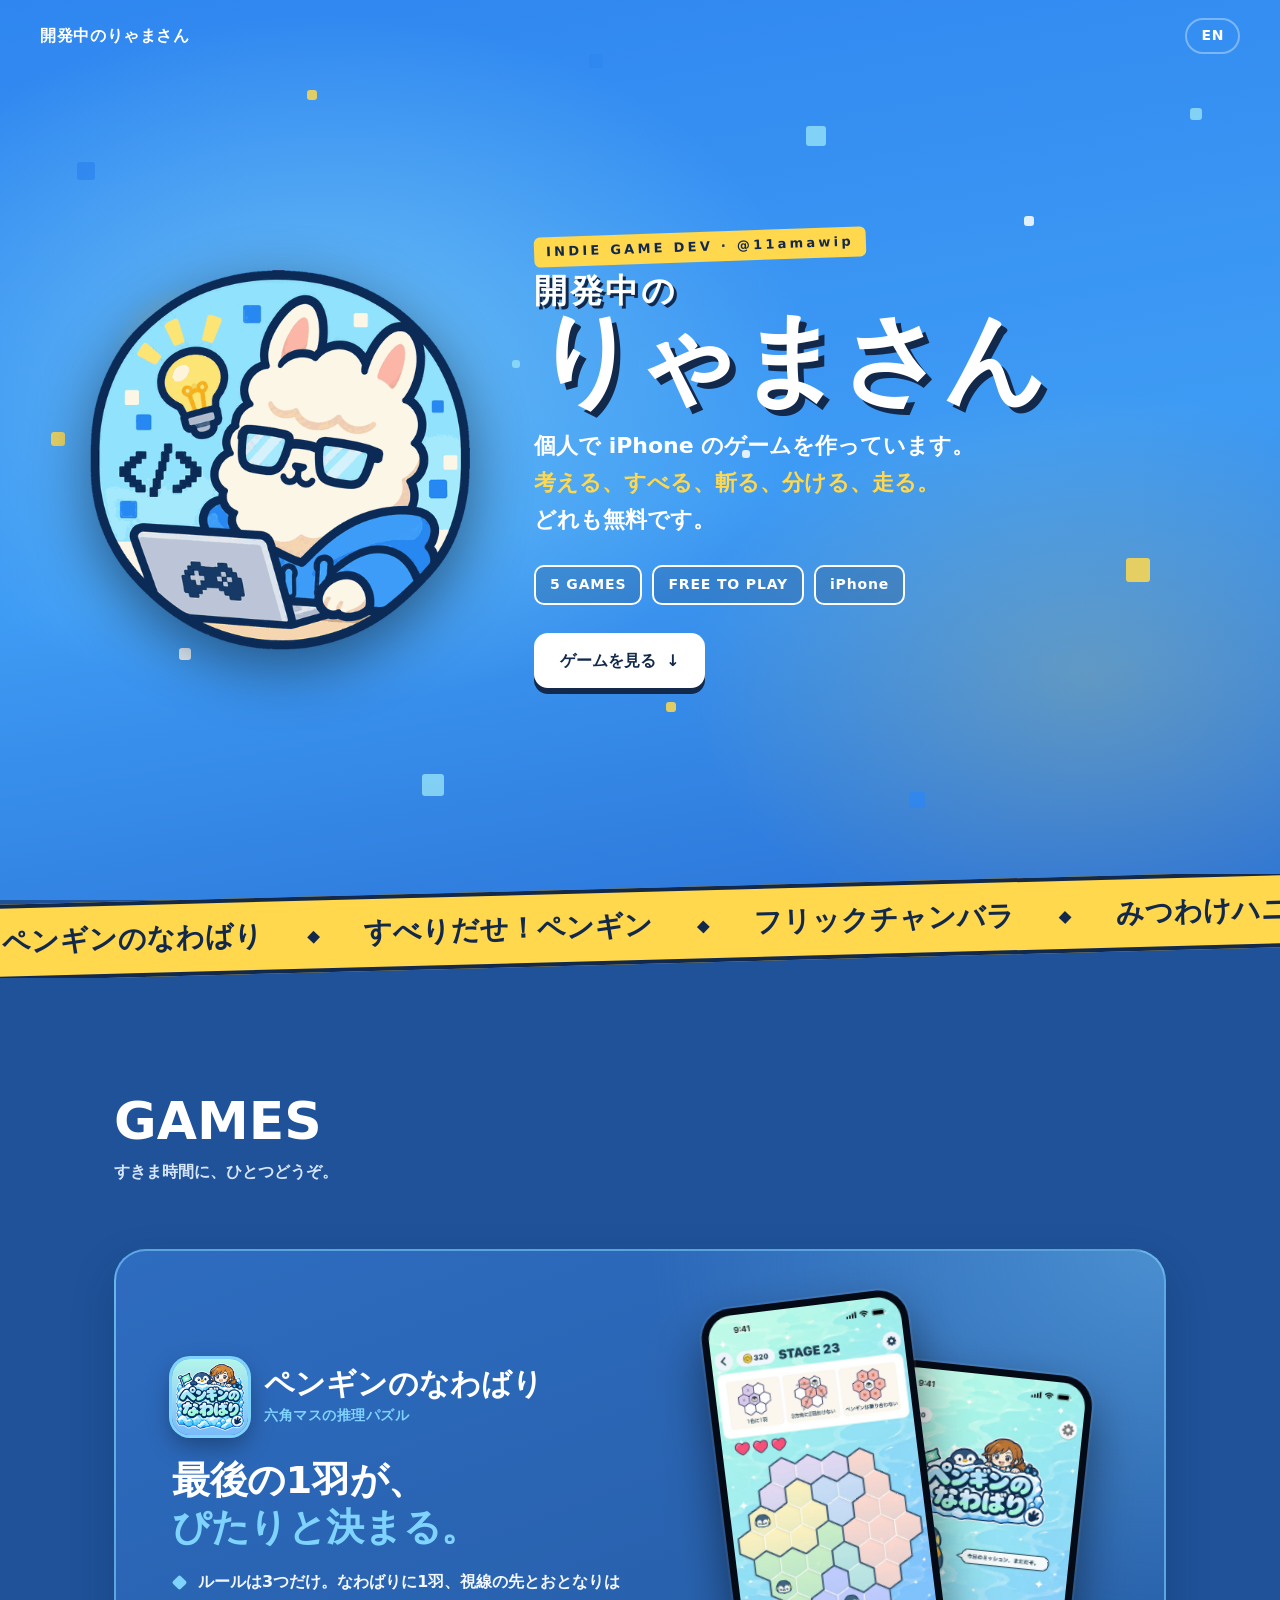
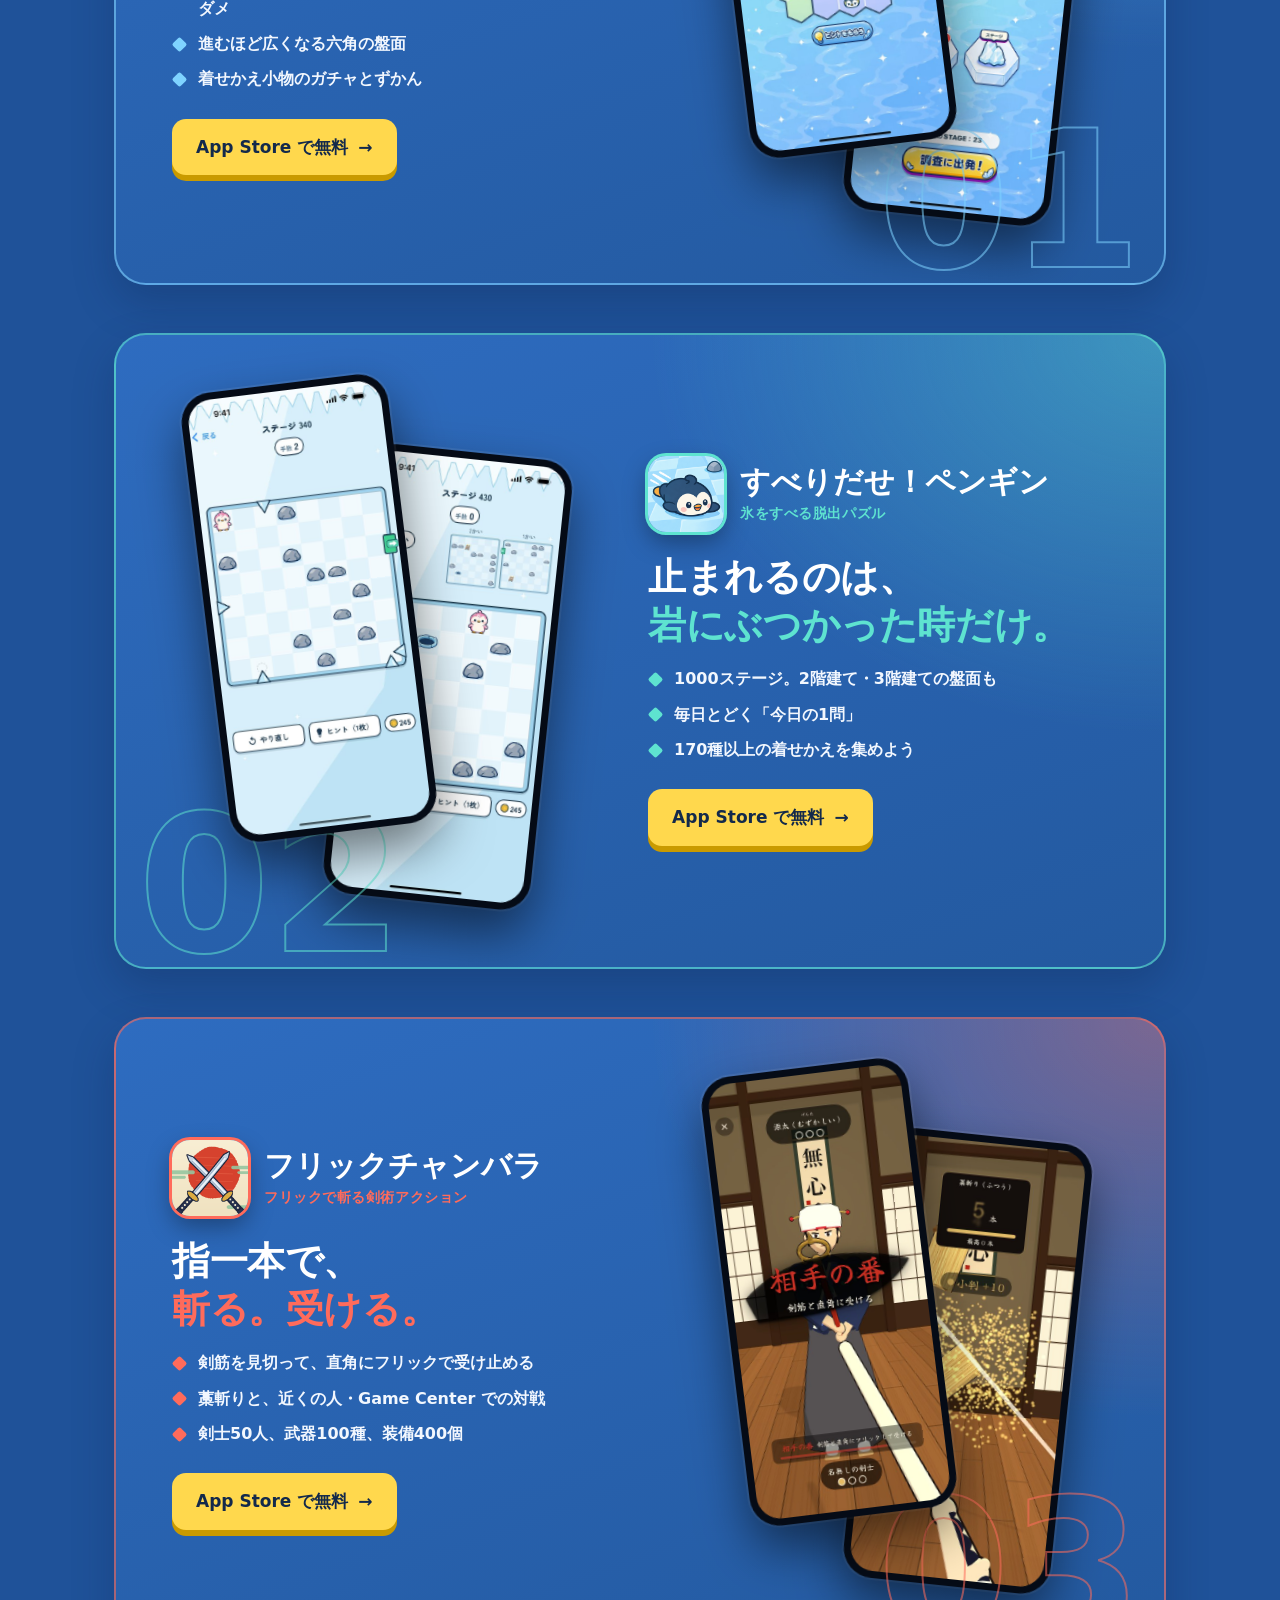
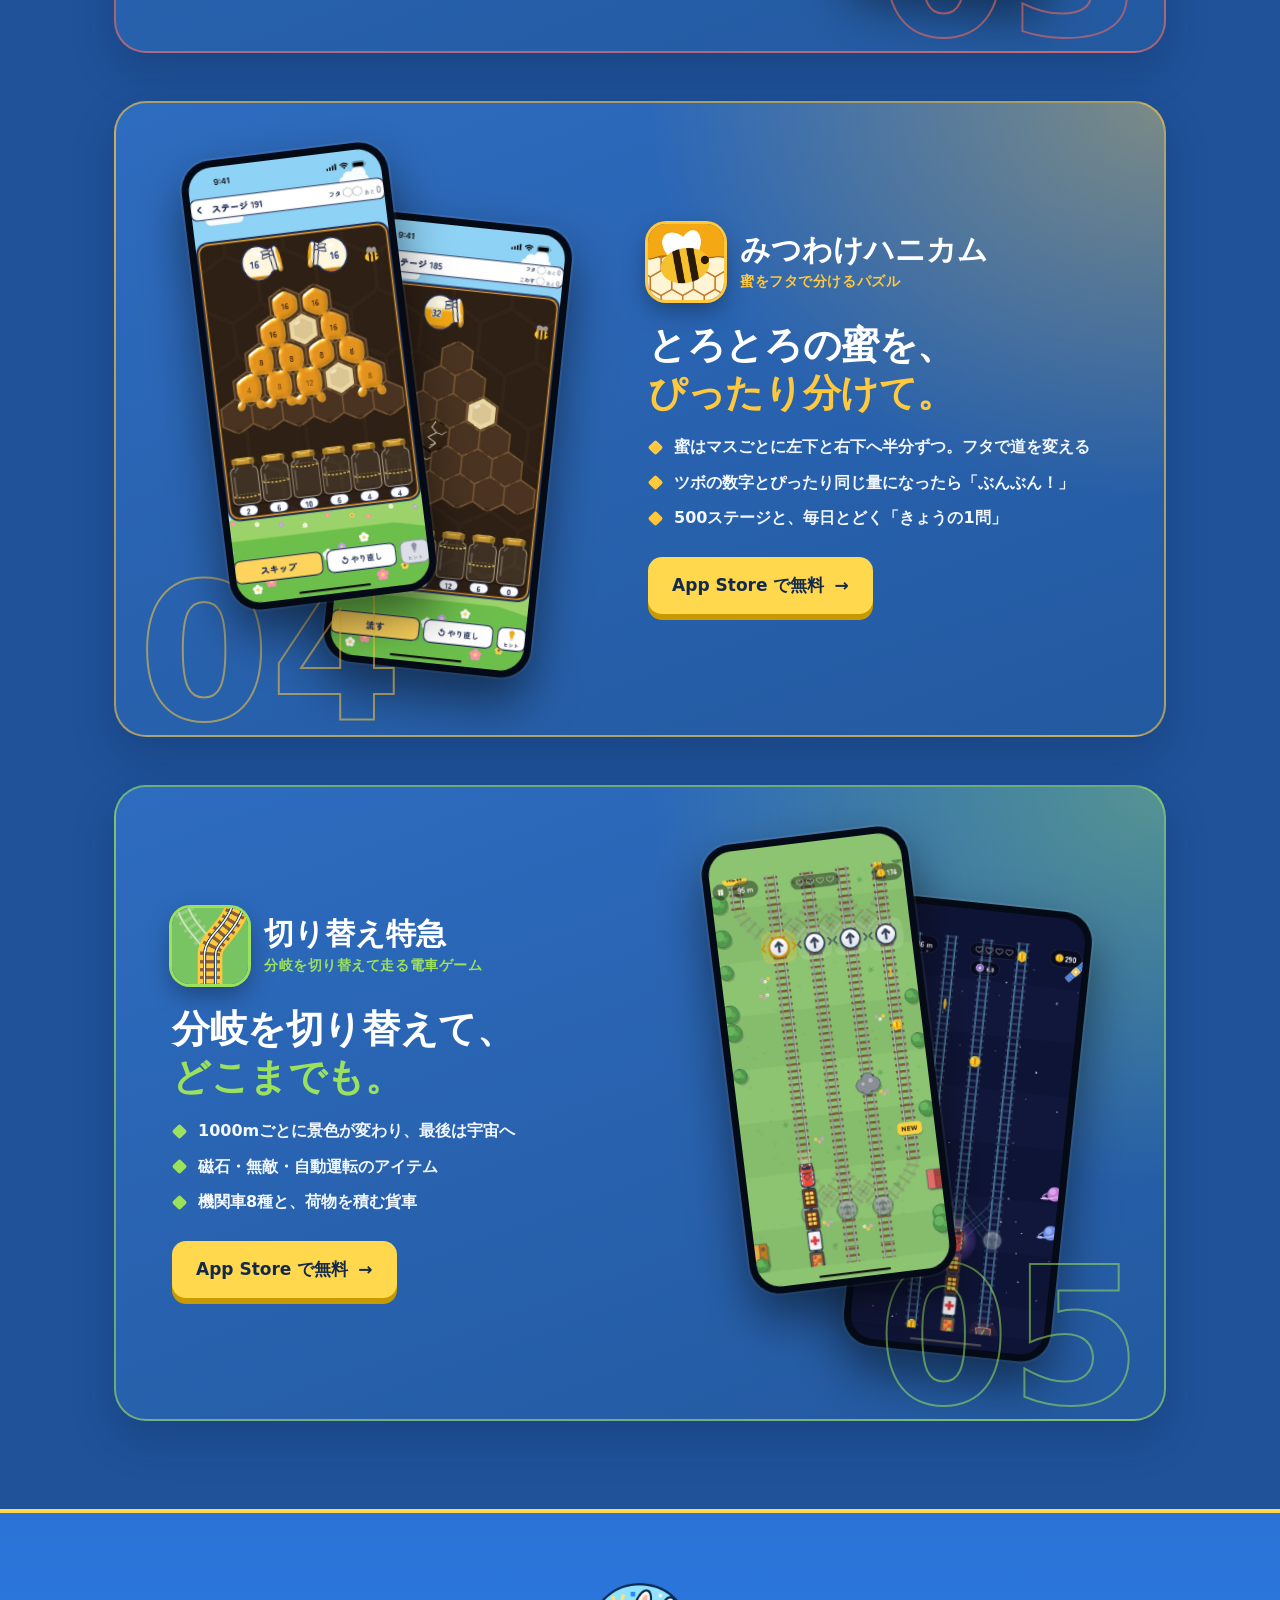
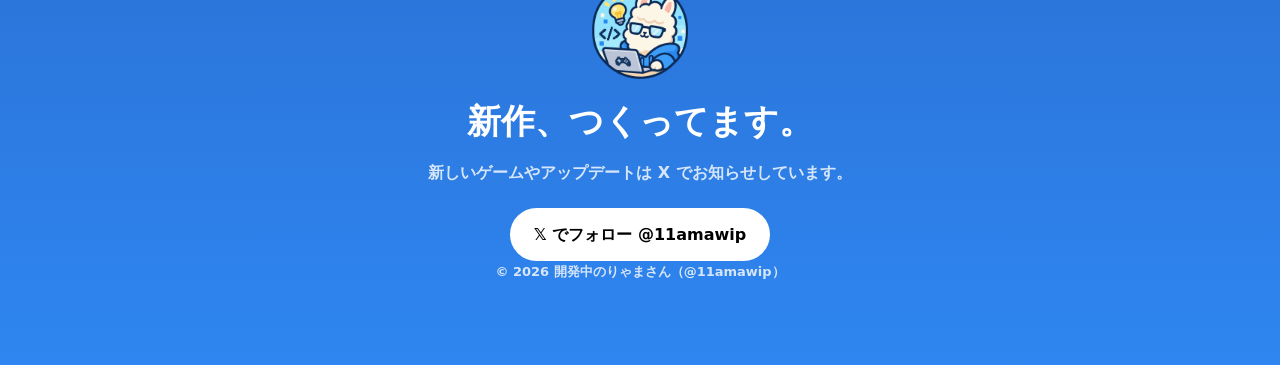
<file: index.html>
<!doctype html>
<html lang="ja">
<head>
<meta charset="utf-8">
<meta name="viewport" content="width=device-width, initial-scale=1">
<title>開発中のりゃまさん（@11amawip）— 個人で作る iPhone ゲーム</title>
<meta name="description" content="個人で iPhone のゲームを作っています。ペンギンのなわばり、すべりだせ！ペンギン、フリックチャンバラ、みつわけハニカム、切り替え特急。どれも無料で遊べます。">
<meta name="theme-color" content="#2F86F0">
<link rel="icon" href="img/avatar.png">
<link rel="apple-touch-icon" href="img/avatar.png">
<link rel="alternate" hreflang="en" href="https://11amawip.github.io/en/">
<meta property="og:type" content="website">
<meta property="og:url" content="https://11amawip.github.io/">
<meta property="og:title" content="開発中のりゃまさん — 個人で作る iPhone ゲーム">
<meta property="og:description" content="六角の推理パズル、氷をすべる脱出パズル、フリックで斬るチャンバラ、蜜を分けるパズル、分岐を切り替える電車ゲーム。どれも無料。">
<meta property="og:image" content="https://11amawip.github.io/img/ogp.png">
<meta name="twitter:card" content="summary_large_image">
<meta name="twitter:site" content="@11amawip">
<link rel="stylesheet" href="style.css">
</head>
<body>

<header class="top">
  <a href="./">開発中のりゃまさん</a>
  <a class="lang" href="en/" hreflang="en">EN</a>
</header>

<section class="hero">
  <div class="dots" aria-hidden="true">
    <i style="--x:6%;--y:18%;--s:18px;--c:#2F86F0;--d:5s"></i>
    <i style="--x:14%;--y:72%;--s:12px;--c:#fff;--d:7s"></i>
    <i style="--x:24%;--y:10%;--s:10px;--c:#FFD84D;--d:6s"></i>
    <i style="--x:33%;--y:86%;--s:22px;--c:#8FDDF7;--d:8s"></i>
    <i style="--x:46%;--y:6%;--s:14px;--c:#2F86F0;--d:6.5s"></i>
    <i style="--x:52%;--y:78%;--s:10px;--c:#FFD84D;--d:5.5s"></i>
    <i style="--x:63%;--y:14%;--s:20px;--c:#8FDDF7;--d:7.5s"></i>
    <i style="--x:71%;--y:88%;--s:16px;--c:#2F86F0;--d:6s"></i>
    <i style="--x:80%;--y:24%;--s:10px;--c:#fff;--d:5s"></i>
    <i style="--x:88%;--y:62%;--s:24px;--c:#FFD84D;--d:9s"></i>
    <i style="--x:93%;--y:12%;--s:12px;--c:#8FDDF7;--d:6s"></i>
    <i style="--x:4%;--y:48%;--s:14px;--c:#FFD84D;--d:7s"></i>
    <i style="--x:58%;--y:50%;--s:8px;--c:#fff;--d:4.5s"></i>
    <i style="--x:40%;--y:40%;--s:8px;--c:#8FDDF7;--d:5s"></i>
  </div>
  <div class="hero__inner">
    <div class="avatar"><img src="img/avatar.png" alt="パソコンでゲームを作るりゃまさん" width="512" height="512"></div>
    <div>
      <span class="eyebrow">INDIE GAME DEV · @11amawip</span>
      <h1><small>開発中の</small>りゃまさん</h1>
      <p class="lead">個人で iPhone のゲームを作っています。<br><span>考える、すべる、斬る、分ける、走る。</span><br>どれも無料です。</p>
      <ul class="stats">
        <li>5 GAMES</li><li>FREE TO PLAY</li><li>iPhone</li>
      </ul>
      <a class="cta" href="#games">ゲームを見る <span class="arrow">↓</span></a>
    </div>
  </div>
</section>

<div class="band"><div class="marquee" aria-hidden="true">
  <div class="marquee__track">
    <span>ペンギンのなわばり</span><span>すべりだせ！ペンギン</span><span>フリックチャンバラ</span><span>みつわけハニカム</span><span>切り替え特急</span>
    <span>ペンギンのなわばり</span><span>すべりだせ！ペンギン</span><span>フリックチャンバラ</span><span>みつわけハニカム</span><span>切り替え特急</span>
  </div>
</div></div>

<main class="games" id="games">
  <h2>GAMES</h2>
  <p>すきま時間に、ひとつどうぞ。</p>

  <article class="app app--nawabari">
    <div class="app__text">
      <div class="app__head">
        <img class="app__icon" src="img/nawabari-icon.png" alt="" width="256" height="256">
        <div><h3 class="app__name">ペンギンのなわばり</h3><p class="app__genre">六角マスの推理パズル</p></div>
      </div>
      <p class="app__catch">最後の1羽が、<br><em>ぴたりと決まる。</em></p>
      <ul class="app__feat">
        <li>ルールは3つだけ。なわばりに1羽、視線の先とおとなりはダメ</li>
        <li>進むほど広くなる六角の盤面</li>
        <li>着せかえ小物のガチャとずかん</li>
      </ul>
      <a class="store" href="https://apps.apple.com/app/id6834334474" rel="noopener">App Store で無料 <span aria-hidden="true">→</span></a>
    </div>
    <div class="phones">
      <div class="phone phone--a"><img src="img/nawabari-2-board.jpg" alt="ペンギンのなわばりの盤面" loading="lazy"></div>
      <div class="phone phone--b"><img src="img/nawabari-1-home.jpg" alt="ペンギンのなわばりのホーム画面" loading="lazy"></div>
    </div>
    <span class="app__num" aria-hidden="true">01</span>
  </article>

  <article class="app app--suberidase">
    <div class="app__text">
      <div class="app__head">
        <img class="app__icon" src="img/suberidase-icon.png" alt="" width="256" height="256">
        <div><h3 class="app__name">すべりだせ！ペンギン</h3><p class="app__genre">氷をすべる脱出パズル</p></div>
      </div>
      <p class="app__catch">止まれるのは、<br><em>岩にぶつかった時だけ。</em></p>
      <ul class="app__feat">
        <li>1000ステージ。2階建て・3階建ての盤面も</li>
        <li>毎日とどく「今日の1問」</li>
        <li>170種以上の着せかえを集めよう</li>
      </ul>
      <a class="store" href="https://apps.apple.com/app/id6836212165" rel="noopener">App Store で無料 <span aria-hidden="true">→</span></a>
    </div>
    <div class="phones">
      <div class="phone phone--a"><img src="img/suberidase-2-board.jpg" alt="すべりだせ！ペンギンの盤面" loading="lazy"></div>
      <div class="phone phone--b"><img src="img/suberidase-3-floors.jpg" alt="2階建ての盤面" loading="lazy"></div>
    </div>
    <span class="app__num" aria-hidden="true">02</span>
  </article>

  <article class="app app--chanbara">
    <div class="app__text">
      <div class="app__head">
        <img class="app__icon" src="img/chanbara-icon.png" alt="" width="256" height="256">
        <div><h3 class="app__name">フリックチャンバラ</h3><p class="app__genre">フリックで斬る剣術アクション</p></div>
      </div>
      <p class="app__catch">指一本で、<br><em>斬る。受ける。</em></p>
      <ul class="app__feat">
        <li>剣筋を見切って、直角にフリックで受け止める</li>
        <li>藁斬りと、近くの人・Game Center での対戦</li>
        <li>剣士50人、武器100種、装備400個</li>
      </ul>
      <a class="store" href="https://apps.apple.com/app/id6836707082" rel="noopener">App Store で無料 <span aria-hidden="true">→</span></a>
    </div>
    <div class="phones">
      <div class="phone phone--a"><img src="img/chanbara-1-duel.jpg" alt="フリックチャンバラの一騎打ち" loading="lazy"></div>
      <div class="phone phone--b"><img src="img/chanbara-3-straw.jpg" alt="藁斬り" loading="lazy"></div>
    </div>
    <span class="app__num" aria-hidden="true">03</span>
  </article>

  <article class="app app--honey">
    <div class="app__text">
      <div class="app__head">
        <img class="app__icon" src="img/honey-icon.png" alt="" width="256" height="256">
        <div><h3 class="app__name">みつわけハニカム</h3><p class="app__genre">蜜をフタで分けるパズル</p></div>
      </div>
      <p class="app__catch">とろとろの蜜を、<br><em>ぴったり分けて。</em></p>
      <ul class="app__feat">
        <li>蜜はマスごとに左下と右下へ半分ずつ。フタで道を変える</li>
        <li>ツボの数字とぴったり同じ量になったら「ぶんぶん！」</li>
        <li>500ステージと、毎日とどく「きょうの1問」</li>
      </ul>
      <a class="store" href="https://apps.apple.com/app/id6838942822" rel="noopener">App Store で無料 <span aria-hidden="true">→</span></a>
    </div>
    <div class="phones">
      <div class="phone phone--a"><img src="img/honey-02-pour-twin.jpg" alt="みつわけハニカムの盤面。ふたつの注ぎ口から蜜が流れる" loading="lazy"></div>
      <div class="phone phone--b"><img src="img/honey-05-crack.jpg" alt="ひびの入った壁のある巣" loading="lazy"></div>
    </div>
    <span class="app__num" aria-hidden="true">04</span>
  </article>

  <article class="app app--kirikae">
    <div class="app__text">
      <div class="app__head">
        <img class="app__icon" src="img/kirikae-icon.png" alt="" width="256" height="256">
        <div><h3 class="app__name">切り替え特急</h3><p class="app__genre">分岐を切り替えて走る電車ゲーム</p></div>
      </div>
      <p class="app__catch">分岐を切り替えて、<br><em>どこまでも。</em></p>
      <ul class="app__feat">
        <li>1000mごとに景色が変わり、最後は宇宙へ</li>
        <li>磁石・無敵・自動運転のアイテム</li>
        <li>機関車8種と、荷物を積む貨車</li>
      </ul>
      <a class="store" href="https://apps.apple.com/app/id6838373254" rel="noopener">App Store で無料 <span aria-hidden="true">→</span></a>
    </div>
    <div class="phones">
      <div class="phone phone--a"><img src="img/kirikae-2-play.jpg" alt="切り替え特急のプレイ画面" loading="lazy"></div>
      <div class="phone phone--b"><img src="img/kirikae-6-space.jpg" alt="宇宙を走る電車" loading="lazy"></div>
    </div>
    <span class="app__num" aria-hidden="true">05</span>
  </article>
</main>

<footer class="foot">
  <img src="img/avatar.png" alt="" width="96" height="96" loading="lazy">
  <h2>新作、つくってます。</h2>
  <p>新しいゲームやアップデートは X でお知らせしています。</p>
  <a class="xbtn" href="https://x.com/11amawip" rel="noopener">𝕏 でフォロー @11amawip</a>
  <p class="copy">© 2026 開発中のりゃまさん（@11amawip）</p>
</footer>

<script>
// スマホでは各アプリの説明と画面写真を畳み、「くわしく見る」で開く（JS が無いときは全部見える）
document.documentElement.classList.add('js');
document.querySelectorAll('.app').forEach(function (a) {
  var b = document.createElement('button');
  b.type = 'button'; b.className = 'app__more'; b.textContent = 'くわしく見る';
  b.setAttribute('aria-expanded', 'false');
  b.addEventListener('click', function () {
    var open = a.classList.toggle('is-open');
    b.textContent = open ? 'とじる' : 'くわしく見る';
    b.setAttribute('aria-expanded', open ? 'true' : 'false');
  });
  a.querySelector('.app__text').appendChild(b);
});
</script>
</body>
</html>
</file>
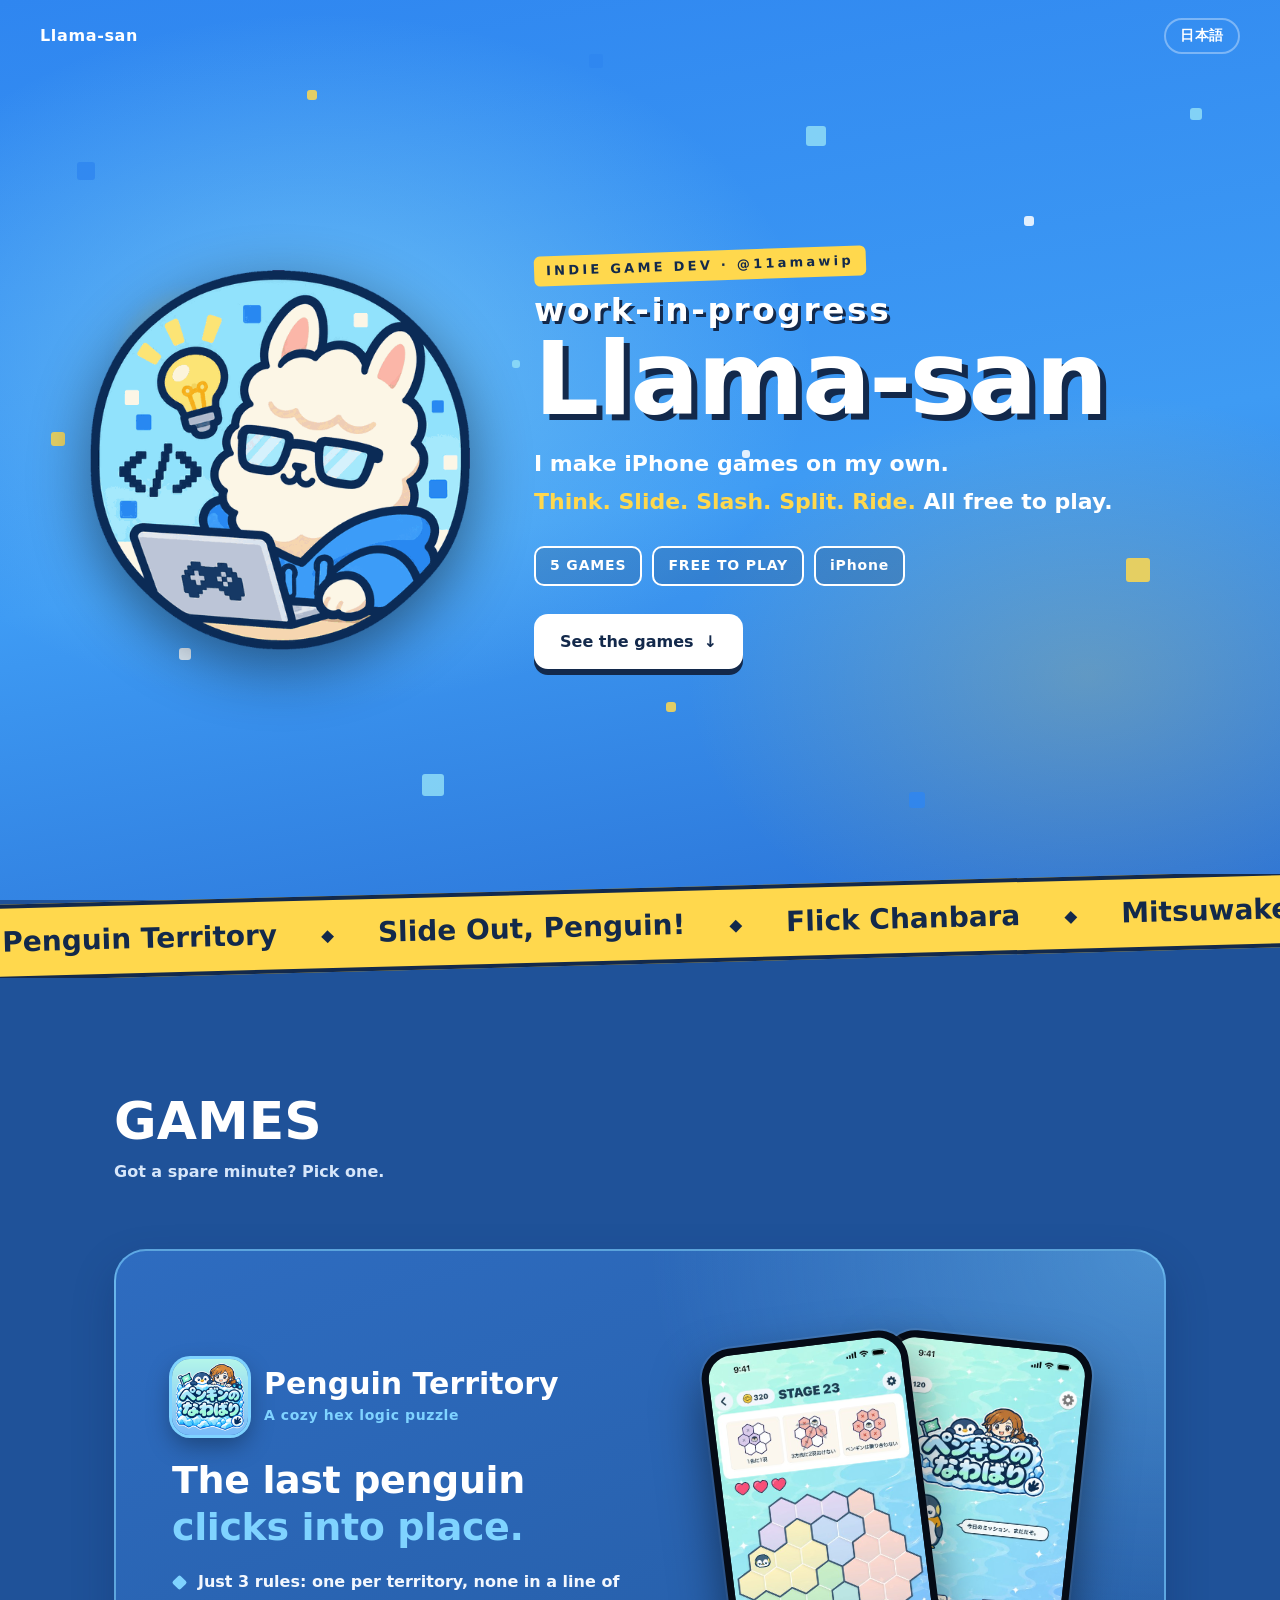
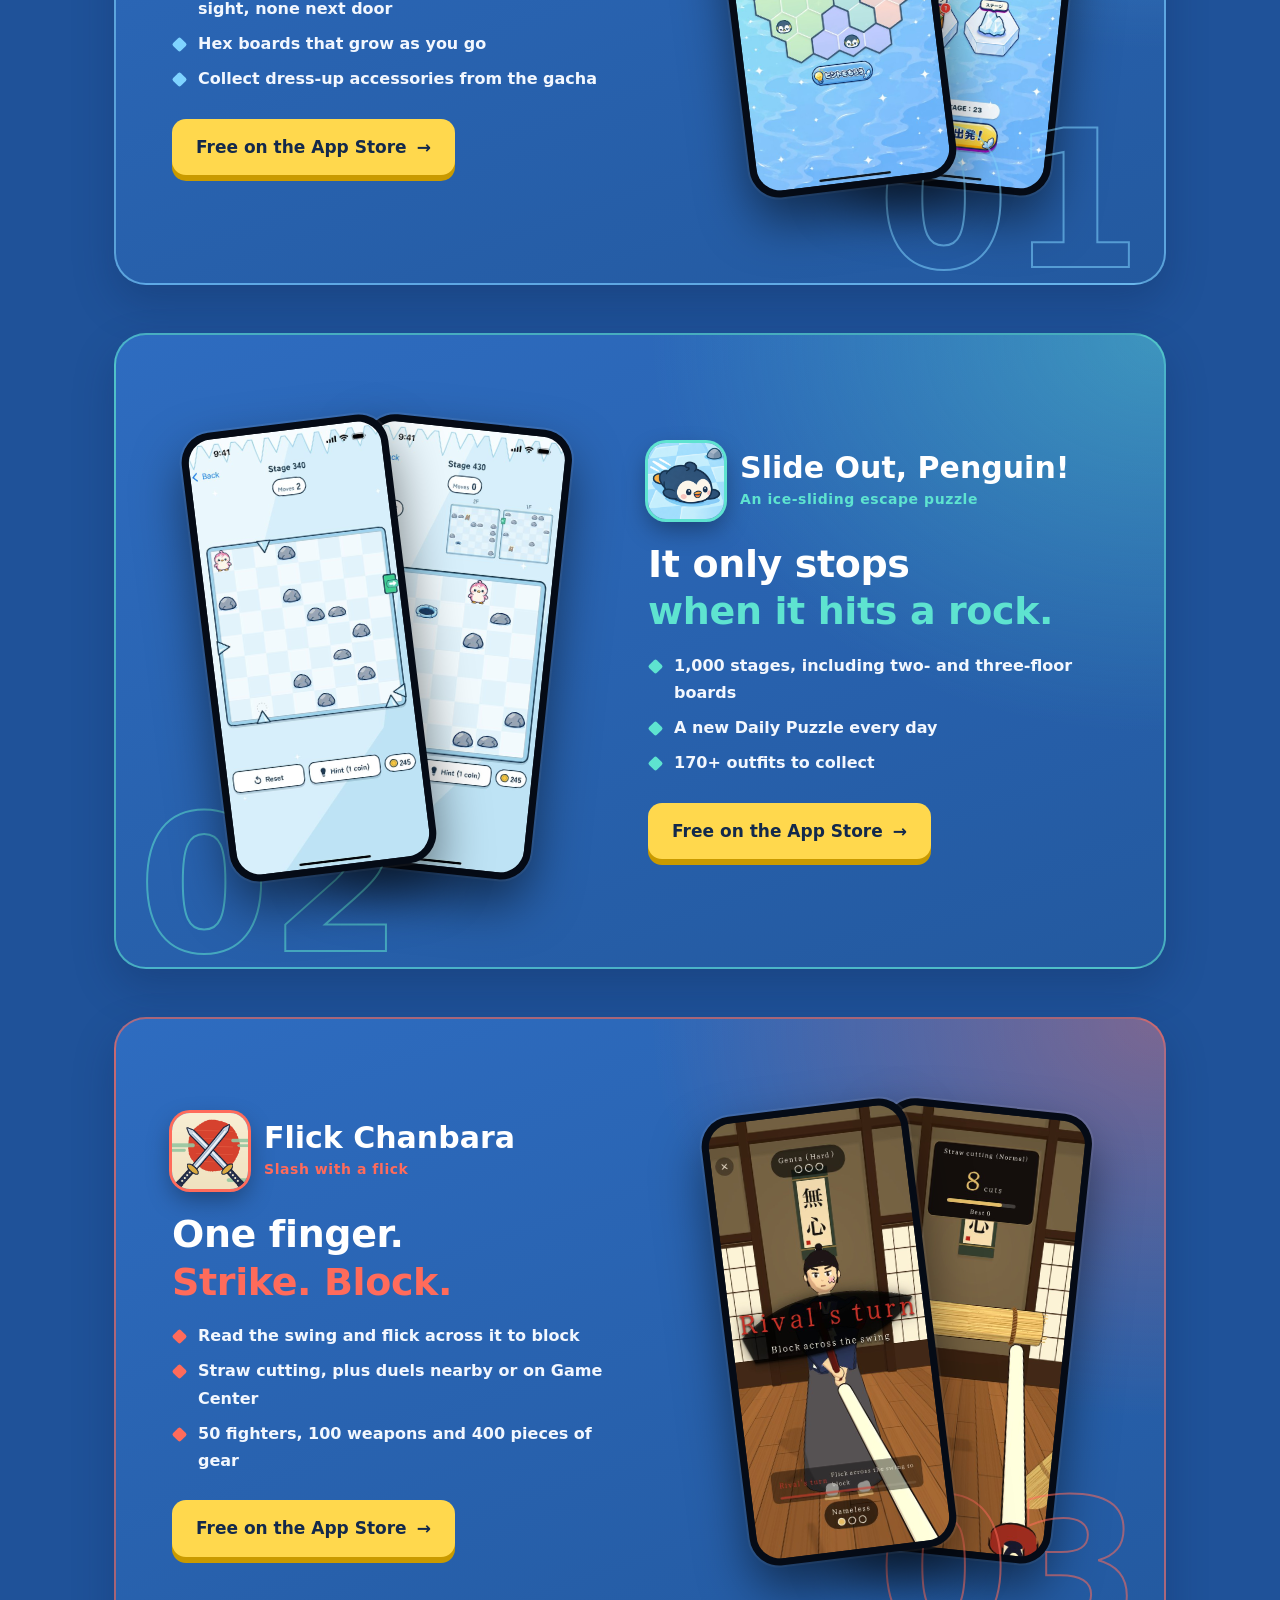
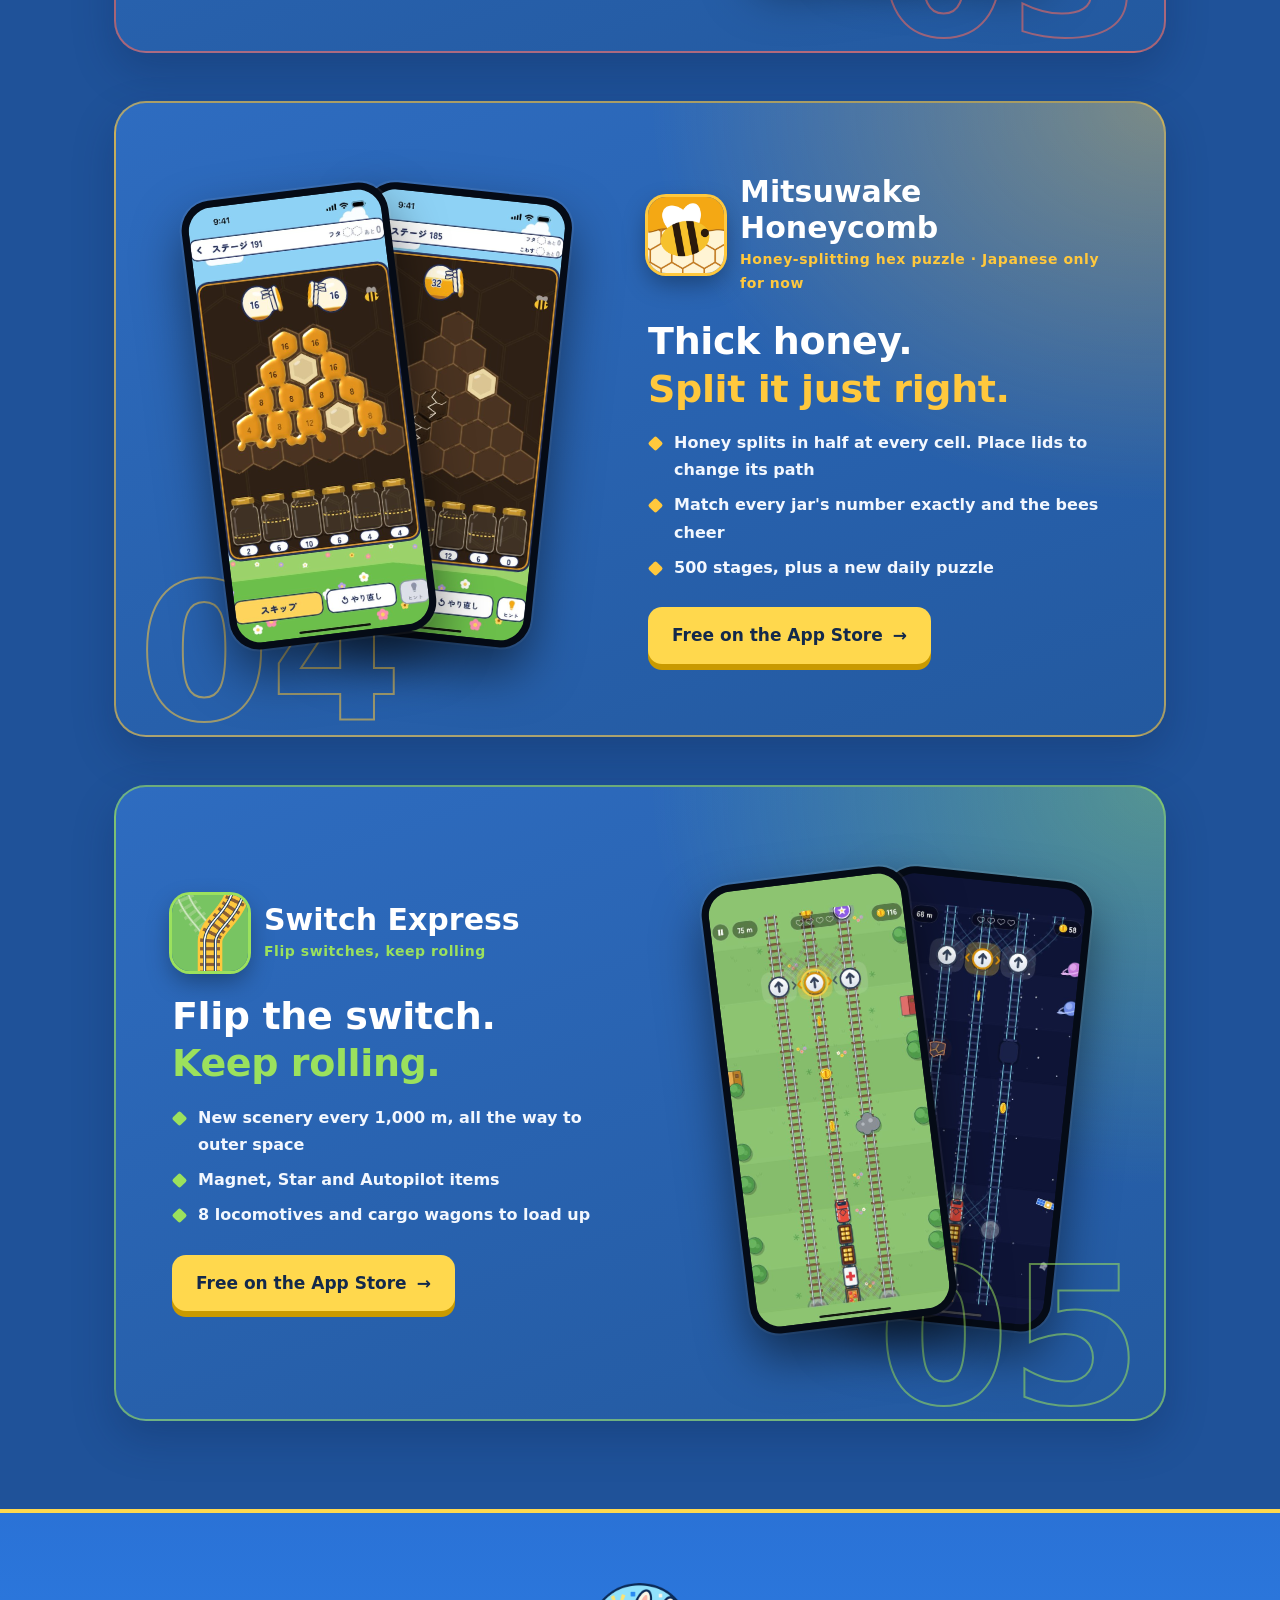
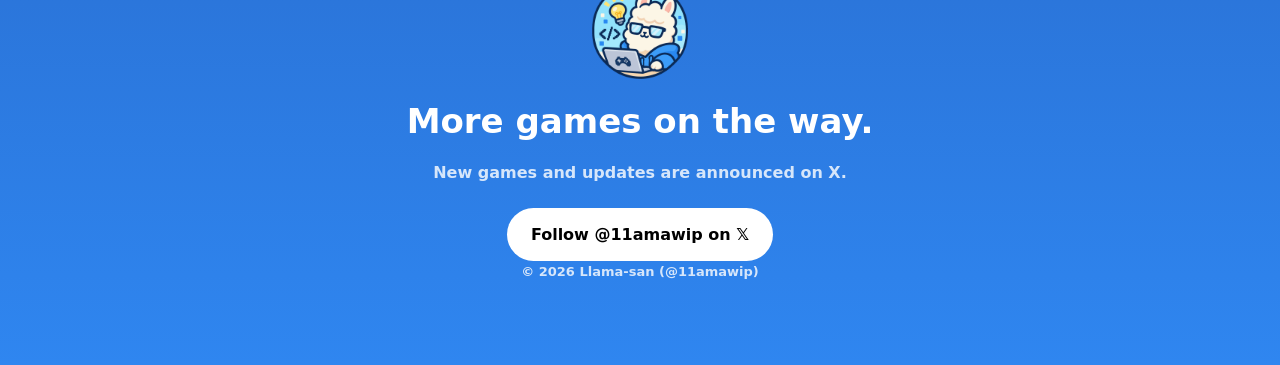
<file: en/index.html>
<!doctype html>
<html lang="en">
<head>
<meta charset="utf-8">
<meta name="viewport" content="width=device-width, initial-scale=1">
<title>Llama-san (@11amawip) — Indie iPhone Games</title>
<meta name="description" content="Indie iPhone games by Llama-san (@11amawip): Penguin Territory, Slide Out, Penguin!, Flick Chanbara, Mitsuwake Honeycomb and Switch Express. All free to play.">
<meta name="theme-color" content="#2F86F0">
<link rel="icon" href="../img/avatar.png">
<link rel="apple-touch-icon" href="../img/avatar.png">
<link rel="alternate" hreflang="ja" href="https://11amawip.github.io/">
<meta property="og:type" content="website">
<meta property="og:url" content="https://11amawip.github.io/en/">
<meta property="og:title" content="Llama-san — Indie iPhone Games">
<meta property="og:description" content="A hex logic puzzle, an ice-sliding escape puzzle, a flick-to-slash sword duel a honey-splitting puzzle and a train-switching runner. All free.">
<meta property="og:image" content="https://11amawip.github.io/img/ogp.png">
<meta name="twitter:card" content="summary_large_image">
<meta name="twitter:site" content="@11amawip">
<link rel="stylesheet" href="../style.css">
</head>
<body>

<header class="top">
  <a href="./">Llama-san</a>
  <a class="lang" href="../" hreflang="ja">日本語</a>
</header>

<section class="hero">
  <div class="dots" aria-hidden="true">
    <i style="--x:6%;--y:18%;--s:18px;--c:#2F86F0;--d:5s"></i>
    <i style="--x:14%;--y:72%;--s:12px;--c:#fff;--d:7s"></i>
    <i style="--x:24%;--y:10%;--s:10px;--c:#FFD84D;--d:6s"></i>
    <i style="--x:33%;--y:86%;--s:22px;--c:#8FDDF7;--d:8s"></i>
    <i style="--x:46%;--y:6%;--s:14px;--c:#2F86F0;--d:6.5s"></i>
    <i style="--x:52%;--y:78%;--s:10px;--c:#FFD84D;--d:5.5s"></i>
    <i style="--x:63%;--y:14%;--s:20px;--c:#8FDDF7;--d:7.5s"></i>
    <i style="--x:71%;--y:88%;--s:16px;--c:#2F86F0;--d:6s"></i>
    <i style="--x:80%;--y:24%;--s:10px;--c:#fff;--d:5s"></i>
    <i style="--x:88%;--y:62%;--s:24px;--c:#FFD84D;--d:9s"></i>
    <i style="--x:93%;--y:12%;--s:12px;--c:#8FDDF7;--d:6s"></i>
    <i style="--x:4%;--y:48%;--s:14px;--c:#FFD84D;--d:7s"></i>
    <i style="--x:58%;--y:50%;--s:8px;--c:#fff;--d:4.5s"></i>
    <i style="--x:40%;--y:40%;--s:8px;--c:#8FDDF7;--d:5s"></i>
  </div>
  <div class="hero__inner">
    <div class="avatar"><img src="../img/avatar.png" alt="Llama-san making games on a laptop" width="512" height="512"></div>
    <div>
      <span class="eyebrow">INDIE GAME DEV · @11amawip</span>
      <h1><small>work-in-progress</small>Llama-san</h1>
      <p class="lead">I make iPhone games on my own.<br><span>Think. Slide. Slash. Split. Ride.</span> All free to play.</p>
      <ul class="stats">
        <li>5 GAMES</li><li>FREE TO PLAY</li><li>iPhone</li>
      </ul>
      <a class="cta" href="#games">See the games <span class="arrow">↓</span></a>
    </div>
  </div>
</section>

<div class="band"><div class="marquee" aria-hidden="true">
  <div class="marquee__track">
    <span>Penguin Territory</span><span>Slide Out, Penguin!</span><span>Flick Chanbara</span><span>Mitsuwake Honeycomb</span><span>Switch Express</span>
    <span>Penguin Territory</span><span>Slide Out, Penguin!</span><span>Flick Chanbara</span><span>Mitsuwake Honeycomb</span><span>Switch Express</span>
  </div>
</div></div>

<main class="games" id="games">
  <h2>GAMES</h2>
  <p>Got a spare minute? Pick one.</p>

  <article class="app app--nawabari">
    <div class="app__text">
      <div class="app__head">
        <img class="app__icon" src="../img/nawabari-icon.png" alt="" width="256" height="256">
        <div><h3 class="app__name">Penguin Territory</h3><p class="app__genre">A cozy hex logic puzzle</p></div>
      </div>
      <p class="app__catch">The last penguin<br><em>clicks into place.</em></p>
      <ul class="app__feat">
        <li>Just 3 rules: one per territory, none in a line of sight, none next door</li>
        <li>Hex boards that grow as you go</li>
        <li>Collect dress-up accessories from the gacha</li>
      </ul>
      <a class="store" href="https://apps.apple.com/app/id6834334474" rel="noopener">Free on the App Store <span aria-hidden="true">→</span></a>
    </div>
    <div class="phones">
      <div class="phone phone--a"><img src="../img/nawabari-2-board.jpg" alt="Penguin Territory board" loading="lazy"></div>
      <div class="phone phone--b"><img src="../img/nawabari-1-home.jpg" alt="Penguin Territory home screen" loading="lazy"></div>
    </div>
    <span class="app__num" aria-hidden="true">01</span>
  </article>

  <article class="app app--suberidase">
    <div class="app__text">
      <div class="app__head">
        <img class="app__icon" src="../img/suberidase-icon.png" alt="" width="256" height="256">
        <div><h3 class="app__name">Slide Out, Penguin!</h3><p class="app__genre">An ice-sliding escape puzzle</p></div>
      </div>
      <p class="app__catch">It only stops<br><em>when it hits a rock.</em></p>
      <ul class="app__feat">
        <li>1,000 stages, including two- and three-floor boards</li>
        <li>A new Daily Puzzle every day</li>
        <li>170+ outfits to collect</li>
      </ul>
      <a class="store" href="https://apps.apple.com/app/id6836212165" rel="noopener">Free on the App Store <span aria-hidden="true">→</span></a>
    </div>
    <div class="phones">
      <div class="phone phone--a"><img src="../img/suberidase-en-2-board.jpg" alt="Slide Out, Penguin! board" loading="lazy"></div>
      <div class="phone phone--b"><img src="../img/suberidase-en-3-floors.jpg" alt="A two-floor board" loading="lazy"></div>
    </div>
    <span class="app__num" aria-hidden="true">02</span>
  </article>

  <article class="app app--chanbara">
    <div class="app__text">
      <div class="app__head">
        <img class="app__icon" src="../img/chanbara-icon.png" alt="" width="256" height="256">
        <div><h3 class="app__name">Flick Chanbara</h3><p class="app__genre">Slash with a flick</p></div>
      </div>
      <p class="app__catch">One finger.<br><em>Strike. Block.</em></p>
      <ul class="app__feat">
        <li>Read the swing and flick across it to block</li>
        <li>Straw cutting, plus duels nearby or on Game Center</li>
        <li>50 fighters, 100 weapons and 400 pieces of gear</li>
      </ul>
      <a class="store" href="https://apps.apple.com/app/id6836707082" rel="noopener">Free on the App Store <span aria-hidden="true">→</span></a>
    </div>
    <div class="phones">
      <div class="phone phone--a"><img src="../img/chanbara-en-1-duel.jpg" alt="A Flick Chanbara duel" loading="lazy"></div>
      <div class="phone phone--b"><img src="../img/chanbara-en-3-straw.jpg" alt="Straw cutting" loading="lazy"></div>
    </div>
    <span class="app__num" aria-hidden="true">03</span>
  </article>

  <article class="app app--honey">
    <div class="app__text">
      <div class="app__head">
        <img class="app__icon" src="../img/honey-icon.png" alt="" width="256" height="256">
        <div><h3 class="app__name">Mitsuwake Honeycomb</h3><p class="app__genre">Honey-splitting hex puzzle · Japanese only for now</p></div>
      </div>
      <p class="app__catch">Thick honey.<br><em>Split it just right.</em></p>
      <ul class="app__feat">
        <li>Honey splits in half at every cell. Place lids to change its path</li>
        <li>Match every jar's number exactly and the bees cheer</li>
        <li>500 stages, plus a new daily puzzle</li>
      </ul>
      <a class="store" href="https://apps.apple.com/app/id6838942822" rel="noopener">Free on the App Store <span aria-hidden="true">→</span></a>
    </div>
    <div class="phones">
      <div class="phone phone--a"><img src="../img/honey-02-pour-twin.jpg" alt="Mitsuwake Honeycomb board with two spouts" loading="lazy"></div>
      <div class="phone phone--b"><img src="../img/honey-05-crack.jpg" alt="A hive with cracked walls" loading="lazy"></div>
    </div>
    <span class="app__num" aria-hidden="true">04</span>
  </article>

  <article class="app app--kirikae">
    <div class="app__text">
      <div class="app__head">
        <img class="app__icon" src="../img/kirikae-icon.png" alt="" width="256" height="256">
        <div><h3 class="app__name">Switch Express</h3><p class="app__genre">Flip switches, keep rolling</p></div>
      </div>
      <p class="app__catch">Flip the switch.<br><em>Keep rolling.</em></p>
      <ul class="app__feat">
        <li>New scenery every 1,000 m, all the way to outer space</li>
        <li>Magnet, Star and Autopilot items</li>
        <li>8 locomotives and cargo wagons to load up</li>
      </ul>
      <a class="store" href="https://apps.apple.com/app/id6838373254" rel="noopener">Free on the App Store <span aria-hidden="true">→</span></a>
    </div>
    <div class="phones">
      <div class="phone phone--a"><img src="../img/kirikae-en-2-play.jpg" alt="Switch Express gameplay" loading="lazy"></div>
      <div class="phone phone--b"><img src="../img/kirikae-en-6-space.jpg" alt="A train in outer space" loading="lazy"></div>
    </div>
    <span class="app__num" aria-hidden="true">05</span>
  </article>
</main>

<footer class="foot">
  <img src="../img/avatar.png" alt="" width="96" height="96" loading="lazy">
  <h2>More games on the way.</h2>
  <p>New games and updates are announced on X.</p>
  <a class="xbtn" href="https://x.com/11amawip" rel="noopener">Follow @11amawip on 𝕏</a>
  <p class="copy">© 2026 Llama-san (@11amawip)</p>
</footer>

<script>
// スマホでは各アプリの説明と画面写真を畳み、「Details & screens」で開く（JS が無いときは全部見える）
document.documentElement.classList.add('js');
document.querySelectorAll('.app').forEach(function (a) {
  var b = document.createElement('button');
  b.type = 'button'; b.className = 'app__more'; b.textContent = 'Details & screens';
  b.setAttribute('aria-expanded', 'false');
  b.addEventListener('click', function () {
    var open = a.classList.toggle('is-open');
    b.textContent = open ? 'Close' : 'Details & screens';
    b.setAttribute('aria-expanded', open ? 'true' : 'false');
  });
  a.querySelector('.app__text').appendChild(b);
});
</script>
</body>
</html>
</file>
<file: style.css>
/* 11amawip — 共通の骨組み。アプリごとの色は .app--<key> の --accent だけで変える */
:root {
  --navy: #13294B;
  --deep: #1F5299;
  --sky: #8FDDF7;
  --blue: #2F86F0;
  --yellow: #FFD84D;
  --white: #FFFFFF;
  --muted: #D6E6FA;
  --radius: 22px;
  --page: #1F5299;
  color-scheme: dark;
}

* { box-sizing: border-box; }
html { scroll-behavior: smooth; }
body {
  margin: 0;
  background: var(--deep);
  color: var(--white);
  font-family: "Hiragino Sans", "Hiragino Kaku Gothic ProN", system-ui, -apple-system, "Segoe UI", sans-serif;
  line-height: 1.7;
  overflow-x: hidden;
  -webkit-font-smoothing: antialiased;
}
img { max-width: 100%; height: auto; display: block; }
a { color: inherit; }

/* ---------- 上の帯 ---------- */
.top {
  position: absolute; inset: 0 0 auto 0; z-index: 5;
  display: flex; justify-content: space-between; align-items: center;
  padding: 18px clamp(16px, 4vw, 40px);
  font-weight: 800; letter-spacing: .04em;
}
.top a { text-decoration: none; }
.lang {
  border: 2px solid rgba(255,255,255,.35); border-radius: 999px;
  padding: 4px 14px; font-size: 14px;
}
.lang:hover { border-color: var(--yellow); color: var(--yellow); }

/* ---------- ヒーロー ---------- */
.hero {
  position: relative; isolation: isolate;
  min-height: 100svh;
  display: grid; place-items: center;
  padding: 90px clamp(16px, 5vw, 64px) 70px;
  background:
    radial-gradient(55% 55% at 25% 40%, rgba(143,221,247,.55), transparent 70%),
    radial-gradient(45% 45% at 85% 75%, rgba(255,216,77,.22), transparent 70%),
    linear-gradient(170deg, #2F86F0 0%, #3E9BF4 55%, #2A72D6 100%);
  overflow: hidden;
}
.hero__inner {
  display: grid; grid-template-columns: auto 1fr; gap: clamp(24px, 5vw, 72px);
  align-items: center; max-width: 1100px; width: 100%;
}
.hero__inner > * { min-width: 0; }
.avatar {
  position: relative; width: clamp(200px, 32vw, 380px); aspect-ratio: 1;
}
.avatar::before { /* 電球のあたりがふわっと光る */
  content: ""; position: absolute; left: 4%; top: 2%; width: 45%; aspect-ratio: 1;
  background: radial-gradient(circle, rgba(255,216,77,.55), transparent 65%);
  filter: blur(6px); animation: glow 2.6s ease-in-out infinite; z-index: -1;
}
.avatar img { animation: bob 4s ease-in-out infinite; filter: drop-shadow(0 18px 30px rgba(0,0,0,.45)); }
.eyebrow {
  display: inline-block; font-size: 13px; font-weight: 800; letter-spacing: .25em;
  color: var(--navy); background: var(--yellow); padding: 4px 12px; border-radius: 6px;
  transform: rotate(-2deg);
}
.hero h1 {
  margin: 14px 0 6px; font-size: clamp(52px, 8vw, 104px); line-height: .95;
  font-weight: 900; letter-spacing: -.02em;
  text-shadow: 6px 6px 0 var(--navy);
}
.hero h1 small {
  display: block; font-size: .32em; letter-spacing: .08em; text-shadow: 3px 3px 0 var(--navy);
  margin-bottom: .12em;
}
.hero .lead { margin: 18px 0 0; font-size: clamp(17px, 2.1vw, 22px); font-weight: 700; }
.hero .lead span { color: var(--yellow); }
.stats { display: flex; flex-wrap: wrap; gap: 10px; margin: 26px 0 0; padding: 0; list-style: none; }
.stats li {
  border: 2px solid var(--white); color: var(--white); background: rgba(19,41,75,.18); border-radius: 10px;
  padding: 6px 14px; font-weight: 800; font-size: 14px; letter-spacing: .06em;
}
.cta {
  display: inline-flex; align-items: center; gap: 10px; margin-top: 28px;
  background: var(--white); color: var(--navy); text-decoration: none;
  font-weight: 900; padding: 14px 26px; border-radius: 14px;
  box-shadow: 0 6px 0 var(--navy); transition: transform .15s, box-shadow .15s;
}
.cta:hover { transform: translateY(3px); box-shadow: 0 3px 0 var(--navy); }
.cta .arrow { display: inline-block; animation: nudge 1.4s ease-in-out infinite; }

/* 漂うドット（アイコンの四角） */
.dots { position: absolute; inset: 0; z-index: -1; pointer-events: none; }
.dots i {
  position: absolute; left: var(--x); top: var(--y);
  width: var(--s); height: var(--s); background: var(--c); border-radius: 3px;
  opacity: .85; animation: float var(--d) ease-in-out infinite alternate;
}

/* ---------- 流れる帯 ---------- */
.marquee {
  background: var(--yellow); color: var(--navy); overflow: hidden;
  border-block: 4px solid var(--navy); transform: rotate(-1.5deg); margin: 0 -20px;
}
.band { overflow: hidden; margin-top: -26px; padding: 14px 0; position: relative; z-index: 2; }
.marquee__track {
  display: flex; width: max-content; gap: 0; white-space: nowrap;
  font-weight: 900; font-size: clamp(18px, 3vw, 28px); padding: 10px 0;
  animation: marquee 26s linear infinite;
}
.marquee__track span { padding: 0 22px; }
.marquee__track span::after { content: "◆"; margin-left: 44px; font-size: .6em; vertical-align: middle; }

/* ---------- アプリ ---------- */
.games { padding: clamp(60px, 9vw, 120px) clamp(16px, 5vw, 64px) 40px; max-width: 1180px; margin: 0 auto; }
.games > h2 {
  font-size: clamp(30px, 5vw, 52px); font-weight: 900; margin: 0 0 8px; line-height: 1.1;
}
.games > p { color: var(--muted); margin: 0 0 clamp(36px, 6vw, 64px); font-weight: 600; }

.app {
  --accent: var(--sky);
  position: relative;
  display: grid; grid-template-columns: 1.05fr .95fr; gap: clamp(20px, 5vw, 60px); align-items: center;
  padding: clamp(26px, 5vw, 56px);
  margin-bottom: clamp(28px, 5vw, 48px);
  border-radius: 32px;
  background:
    radial-gradient(70% 90% at 100% 0%, color-mix(in srgb, var(--accent) 38%, transparent), transparent 70%),
    linear-gradient(160deg, #2E6CC0, #23599F);
  border: 2px solid color-mix(in srgb, var(--accent) 60%, transparent);
  box-shadow: 0 18px 40px rgba(10,30,70,.25);
  overflow: hidden;
}
.app:nth-of-type(even) { grid-template-columns: .95fr 1.05fr; }
.app:nth-of-type(even) .app__text { order: 2; }
.app__num {
  position: absolute; right: 22px; bottom: -14px; font-size: clamp(90px, 16vw, 190px);
  font-weight: 900; line-height: 1; color: transparent;
  -webkit-text-stroke: 2px color-mix(in srgb, var(--accent) 55%, transparent);
  pointer-events: none;
}
.app:nth-of-type(even) .app__num { right: auto; left: 22px; }
.app__head { display: flex; gap: 16px; align-items: center; }
.app__icon {
  width: 76px; height: 76px; border-radius: 18px; flex: none;
  box-shadow: 0 0 0 3px var(--accent), 0 10px 24px rgba(0,0,0,.35);
}
.app__name { margin: 0; font-size: clamp(22px, 3vw, 30px); font-weight: 900; line-height: 1.2; }
.app__genre { margin: 2px 0 0; color: var(--accent); font-weight: 800; font-size: 14px; letter-spacing: .04em; }
.app__catch {
  margin: 22px 0 16px; font-size: clamp(26px, 3.4vw, 38px); font-weight: 900; line-height: 1.25;
  word-break: auto-phrase; text-wrap: balance;
  letter-spacing: -.01em;
}
.app__catch em { font-style: normal; color: var(--accent); }
.app__feat { list-style: none; padding: 0; margin: 0 0 26px; display: grid; gap: 8px; }
.app__feat li { position: relative; padding-left: 26px; font-weight: 600; color: #F2F7FE; }
.app__feat li::before {
  content: ""; position: absolute; left: 2px; top: .55em; width: 11px; height: 11px;
  background: var(--accent); border-radius: 2px; transform: rotate(45deg);
}
.store {
  display: inline-flex; align-items: center; gap: 10px;
  background: var(--yellow); color: var(--navy); text-decoration: none; font-weight: 900;
  font-size: 17px; padding: 14px 24px; border-radius: 14px; white-space: nowrap;
  box-shadow: 0 6px 0 #C99A00; transition: transform .15s, box-shadow .15s;
}
.store:hover { transform: translateY(3px); box-shadow: 0 3px 0 #C99A00; }
.store svg { width: 20px; height: 20px; }
.soon {
  display: inline-block; font-weight: 900; padding: 12px 22px; border-radius: 14px;
  border: 2px dashed var(--accent); color: var(--accent);
}

/* スマホの画面 */
.phones { position: relative; height: clamp(340px, 46vw, 520px); }
.phone {
  position: absolute; width: 50%; max-width: 230px; aspect-ratio: 1206 / 2622;
  border-radius: 30px; padding: 7px; background: #050B16;
  box-shadow: 0 24px 50px rgba(0,0,0,.5), 0 0 0 2px rgba(255,255,255,.08);
  transition: transform .35s cubic-bezier(.2,.8,.2,1);
}
.phone img { width: 100%; height: 100%; object-fit: cover; border-radius: 24px; }
.phone--a { left: 8%; top: 6%; transform: rotate(-7deg); z-index: 2; }
.phone--b { right: 8%; top: 0; transform: rotate(6deg) translateY(30px); }
.app:hover .phone--a { transform: rotate(-9deg) translateY(-10px); }
.app:hover .phone--b { transform: rotate(8deg) translateY(16px); }

/* アプリの色 */
.app--nawabari   { --accent: #7FD3FF; }
.app--suberidase { --accent: #5EE3D0; }
.app--chanbara   { --accent: #FF6B5B; }
.app--honey      { --accent: #FFC83D; }
.app--honey .app__name { white-space: normal; }  /* 英語名が長い */
.app--kirikae    { --accent: #9BE15D; }

/* ---------- 下 ---------- */
.foot {
  text-align: center; padding: 70px 16px 60px; background: linear-gradient(180deg, #2A72D6, #2F86F0);
  border-top: 4px solid var(--yellow);
}
.foot img { width: 96px; margin: 0 auto 14px; }
.foot h2 { margin: 0 0 8px; font-size: clamp(24px, 4vw, 34px); font-weight: 900; }
.foot p { margin: 0 0 22px; color: var(--muted); font-weight: 600; }
.xbtn {
  display: inline-flex; align-items: center; gap: 10px; text-decoration: none;
  background: var(--white); color: #000; font-weight: 900; padding: 13px 24px; border-radius: 999px;
}
.xbtn svg { width: 18px; height: 18px; }
.copy { margin-top: 36px; font-size: 13px; color: var(--muted); }

/* ---------- 動き ---------- */
@keyframes float { from { transform: translate(0, 0) rotate(0deg); } to { transform: translate(14px, -22px) rotate(25deg); } }
@keyframes bob { 0%, 100% { transform: translateY(0); } 50% { transform: translateY(-10px); } }
@keyframes glow { 0%, 100% { opacity: .55; } 50% { opacity: 1; } }
@keyframes nudge { 0%, 100% { transform: translateY(0); } 50% { transform: translateY(4px); } }
@keyframes marquee { to { transform: translateX(-50%); } }

/* スクロールで現れる（対応ブラウザだけ。未対応なら最初から見えている） */
@supports (animation-timeline: view()) {
  .app { animation: rise linear both; animation-timeline: view(); animation-range: entry 0% entry 45%; }
  .phone--a { animation: driftA linear both; animation-timeline: view(); animation-range: cover; }
  .phone--b { animation: driftB linear both; animation-timeline: view(); animation-range: cover; }
  @keyframes rise { from { transform: translateY(50px) scale(.97); } to { transform: none; } }
  @keyframes driftA { from { translate: 0 40px; } to { translate: 0 -40px; } }
  @keyframes driftB { from { translate: 0 -10px; } to { translate: 0 30px; } }
}

@media (prefers-reduced-motion: reduce) {
  *, *::before, *::after { animation: none !important; transition: none !important; }
  html { scroll-behavior: auto; }
}

/* ---------- スマホ ---------- */
@media (max-width: 760px) {
  .hero { min-height: auto; padding-top: 80px; }
  .hero__inner { grid-template-columns: 1fr; text-align: center; justify-items: center; }
  .stats { justify-content: center; }
  .app, .app:nth-of-type(even) { grid-template-columns: 1fr; }
  .app:nth-of-type(even) .app__text { order: 0; }
  .phones { height: 380px; max-width: 360px; width: 100%; margin: 0 auto; }
  .phone { max-width: 170px; }
  .app__icon { width: 60px; height: 60px; border-radius: 14px; }
  .app__head { gap: 14px; }
  .app__name { font-size: 20px; white-space: nowrap; }
  .app__genre { font-size: 12.5px; letter-spacing: 0; }
}

/* 幅の狭い iPhone（SE・mini の拡大表示など） */
@media (max-width: 360px) {
  .app { padding: 22px 16px; }
  .app__head { gap: 10px; }
  .app__icon { width: 48px; height: 48px; border-radius: 12px; }
  .app__name { font-size: 17px; white-space: normal; }
  .store { white-space: normal; font-size: 15px; padding: 12px 16px; }
  .soon { font-size: 14px; padding: 10px 14px; }
}

/* ---------- スマホで札を畳む（JS が html.js を付けたときだけ） ---------- */
.app__more { display: none; }
@media (max-width: 760px) {
  html.js .app__more {
    display: inline-flex; align-items: center; gap: 8px; margin: 14px auto 0; padding: 10px 18px;
    border-radius: 999px; border: 2px solid var(--accent); background: transparent; color: var(--accent);
    font: inherit; font-weight: 800; font-size: 14px; cursor: pointer; width: 100%; justify-content: center;
  }
  html.js .app__more::after { content: "▾"; transition: transform .25s; }
  html.js .app.is-open .app__more::after { transform: rotate(180deg); }
  html.js .app:not(.is-open) .app__feat, html.js .app:not(.is-open) .phones { display: none; }
  html.js .app:not(.is-open) .app__num { display: none; }  /* 畳んだ札では番号がボタンに重なる */
  html.js .app.is-open .phones { margin-top: 18px; }
  html.js .app { padding-bottom: 22px; }
  html.js .app__feat { margin-top: 18px; }
}
</file>
